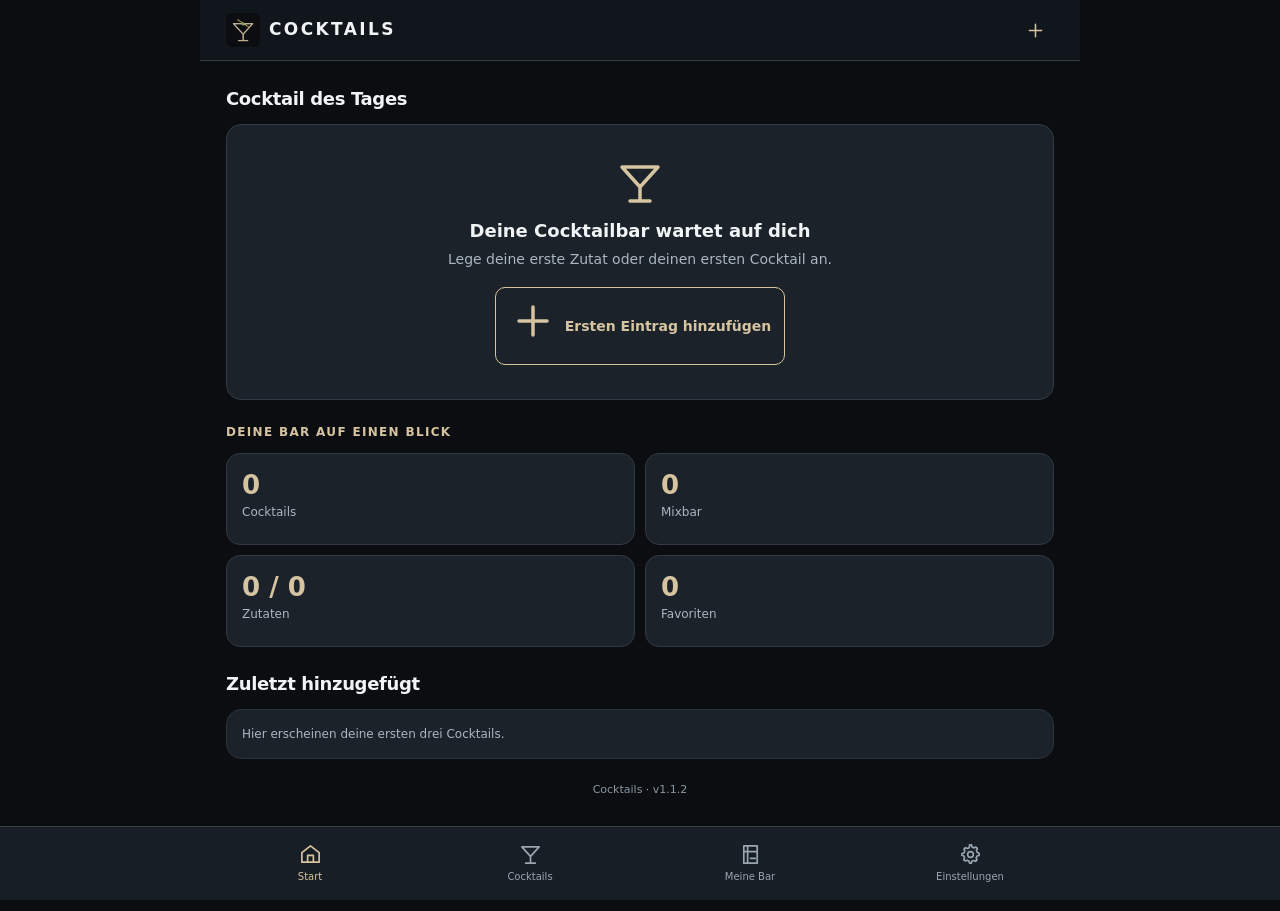
<file: index.html>
<!doctype html><html lang="de"><head>
<meta charset="utf-8"><meta name="viewport" content="width=device-width,initial-scale=1,viewport-fit=cover"><meta name="theme-color" content="#0B0D11">
<meta name="description" content="Cocktails – persönliche Cocktailbar und digitale Cocktailkarte">
<title>Cocktails</title><link rel="manifest" href="manifest.webmanifest"><link rel="icon" href="icon-192.png" type="image/png"><link rel="stylesheet" href="styles.css">
</head><body><div id="app"><div class="splash"><img src="icon-192.png" alt=""><span>COCKTAILS</span></div></div>
<input type="file" id="photo-file" accept="image/*" hidden>
<script src="qr.js" defer></script><script src="cloud.js" defer></script><script src="zip.js" defer></script><script src="app.js" defer></script></body></html>
</file>
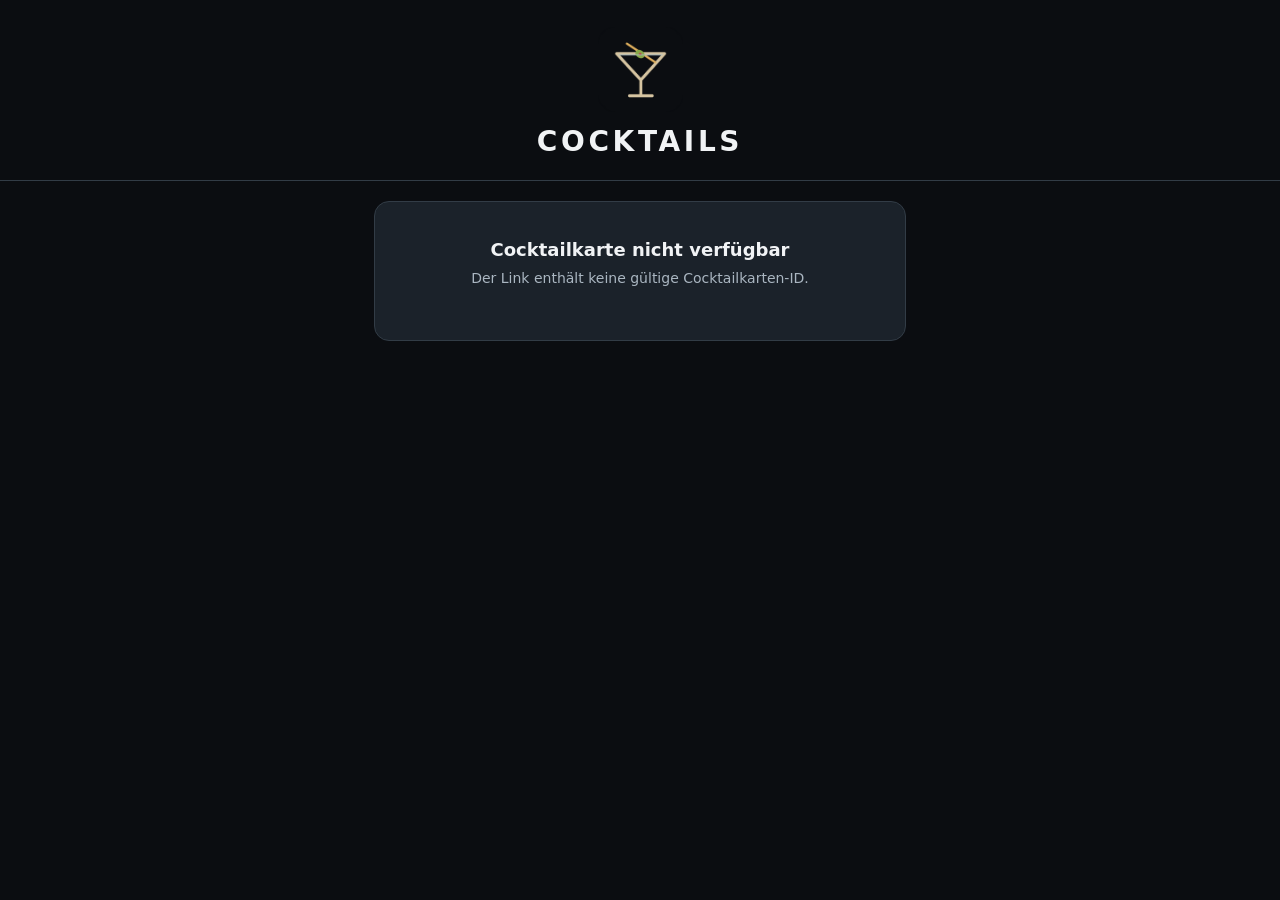
<file: karte.html>
<!doctype html><html lang="de"><head><meta charset="utf-8"><meta name="viewport" content="width=device-width,initial-scale=1,viewport-fit=cover"><meta name="theme-color" content="#0B0D11"><meta name="description" content="Deine Cocktailkarte"><title>Cocktailkarte – Cocktails</title><link rel="icon" href="icon-192.png"><link rel="stylesheet" href="styles.css"></head><body class="guest-body"><main id="guest"><div class="guest-loading"><img width="65" height="65" src="icon-192.png" alt=""><p>Cocktailkarte wird geladen …</p></div></main><script src="guest.js" defer></script></body></html>
</file>
<file: styles.css>
:root{--bg:#0b0d11;--panel:#1b222a;--panel2:#252e37;--panel3:#121820;--line:#323c46;--soft:#aab6c1;--text:#f1f3f5;--gold:#d6c4a1;--good:#65c18c;--warn:#e1b05e;--bad:#d95b5b;--accent:#d6c4a1;--bottom:74px;font-family:Inter,system-ui,-apple-system,"Segoe UI",Roboto,Arial,sans-serif;color-scheme:dark}
*{box-sizing:border-box}html{background:var(--bg);scroll-behavior:auto}body{margin:0;background:var(--bg);color:var(--text);font-size:14px;line-height:1.5;min-height:100vh}button,input,textarea,select{font:inherit}button{cursor:pointer}button:disabled{opacity:.42;cursor:not-allowed}button:focus-visible,a:focus-visible,input:focus-visible,select:focus-visible,textarea:focus-visible{outline:2px solid var(--gold);outline-offset:2px}a{color:var(--gold)}.app{max-width:880px;margin:auto;min-height:100vh;padding-bottom:calc(var(--bottom) + env(safe-area-inset-bottom) + 14px)}.app.subpage{padding-bottom:28px}.app.has-footer{padding-bottom:calc(126px + env(safe-area-inset-bottom))} .splash{min-height:80vh;display:flex;flex-direction:column;align-items:center;justify-content:center;gap:10px;letter-spacing:.22em;color:var(--gold);font-weight:750}.splash img{width:110px}.topbar{position:sticky;top:0;z-index:20;background:rgba(18,23,29,.97);backdrop-filter:blur(14px);border-bottom:1px solid var(--line);height:61px;display:flex;align-items:center;justify-content:space-between;padding:0 14px;gap:8px}.brand{font-weight:800;letter-spacing:.14em;font-size:17px;display:flex;align-items:center;gap:9px}.brand img{width:34px;height:34px}.top-title{font-weight:720;font-size:17px;white-space:nowrap;text-overflow:ellipsis;overflow:hidden}.top-actions{display:flex;align-items:center;gap:3px}.ico-btn{border:0;background:transparent;color:var(--gold);width:38px;height:38px;border-radius:10px;display:inline-flex;align-items:center;justify-content:center;flex-shrink:0}.ico-btn:hover,.ico-btn.active{background:#313a41}.ico-btn svg,.svg-icon{width:19px;height:19px;display:inline-block;vertical-align:middle;stroke:currentColor;stroke-width:1.75;stroke-linecap:round;stroke-linejoin:round;fill:none}.ico-btn svg{width:21px;height:21px}.page{padding:18px 15px 25px}.section{margin-bottom:23px}.section-title{font-size:12px;font-weight:790;letter-spacing:.11em;text-transform:uppercase;color:var(--gold);margin:0 0 12px}.section-head{display:flex;align-items:center;justify-content:space-between;gap:10px;margin-bottom:12px}.section-head h2{margin:0;font-size:18px;letter-spacing:-.02em}.muted{color:var(--soft)}.small{font-size:12px}.tiny{font-size:11px}.eyebrow{letter-spacing:.1em;font-size:11px;text-transform:uppercase;color:var(--gold);font-weight:750}.panel{background:var(--panel);border:1px solid #28323b;border-radius:15px;padding:15px}.row{display:flex;align-items:center;gap:10px}.between{justify-content:space-between}.grow{flex:1;min-width:0}.stack{display:flex;flex-direction:column;gap:10px}.wrap{flex-wrap:wrap}.btn{border:1px solid var(--line);border-radius:10px;min-height:39px;padding:9px 13px;color:var(--text);background:var(--panel2);display:inline-flex;align-items:center;justify-content:center;gap:8px;text-align:center;white-space:normal;font-weight:600}.btn svg{width:17px;height:17px}.btn.primary{background:var(--gold);color:#111821;border-color:var(--gold)}.btn.outline{color:var(--gold);background:transparent;border-color:var(--gold)}.btn.ghost{background:transparent;border-color:transparent;color:var(--soft)}.btn.danger{background:#332329;border-color:#67434a;color:#ffb8b8}.btn.sm{min-height:33px;padding:5px 10px;font-size:12px}.btn.wide{width:100%}.btn.pill{border-radius:999px}.btn.active{background:var(--gold);color:#10161d;border-color:var(--gold)}.btn.chip{border-radius:999px;min-height:30px;font-size:12px;padding:5px 11px}.link-button{border:0;background:transparent;color:var(--gold);padding:4px 0;font-weight:650;font-size:13px}.empty{text-align:center;padding:34px 18px;background:var(--panel);border:1px solid var(--line);border-radius:15px}.empty svg{width:48px;height:48px;color:var(--gold);margin-bottom:10px}.empty h3{font-size:18px;margin:0 0 5px}.empty p{color:var(--soft);margin:0 0 17px}.stats{display:grid;grid-template-columns:repeat(2,minmax(0,1fr));gap:10px}.stat{padding:15px;border:1px solid #303945;border-radius:14px;background:var(--panel);display:flex;flex-direction:column;align-items:flex-start;min-height:92px;cursor:pointer}.stat b{font-size:26px;color:var(--gold);font-weight:760;line-height:1.3}.stat span{color:var(--soft);font-size:12px}.hero{display:grid;grid-template-columns:39% 1fr;gap:14px;align-items:center;cursor:pointer}.hero .photo{aspect-ratio:1}.hero h2{font-size:25px;line-height:1.1;margin:4px 0}.hero .category-name{font-size:11px;letter-spacing:.1em}.photo{width:100%;aspect-ratio:1;border-radius:10px;background:linear-gradient(145deg,#2a333c,#151b23);overflow:hidden;display:flex;align-items:center;justify-content:center;position:relative}.photo img{width:100%;height:100%;object-fit:cover}.monogram{font-size:42px;font-weight:790;line-height:1;color:var(--accent);text-transform:uppercase;letter-spacing:-.04em}.photo.sm .monogram{font-size:22px}.photo.sm{width:46px;height:46px;flex:none}.photo.round{border-radius:14px}.photo.placeholder{border:1px solid #35414b}.recent-grid{display:grid;grid-template-columns:repeat(3,minmax(0,1fr));gap:10px}.recent-item{min-width:0;cursor:pointer}.recent-item .name{font-size:12px;margin:6px 0 3px;font-weight:680;white-space:nowrap;overflow:hidden;text-overflow:ellipsis}.recent-item .underline{height:2px;width:100%;border-radius:4px}.grid-drinks{display:grid;grid-template-columns:repeat(2,minmax(0,1fr));gap:12px}.drink-card{background:var(--panel);border:1px solid #28323b;border-radius:13px;overflow:hidden;min-width:0}.drink-card .photo{border-radius:0}.drink-card-content{padding:10px;min-width:0}.drink-card h3{font-size:14px;margin:0 0 5px;overflow:hidden;text-overflow:ellipsis;white-space:nowrap}.drink-card .status{font-size:11px;line-height:1.2}.card-top{position:relative}.card-heart{position:absolute;top:6px;right:6px;width:32px;height:32px;border-radius:10px;display:flex;align-items:center;justify-content:center;background:rgba(11,13,17,.73);border:1px solid #ffffff1e;color:var(--gold)}.drink-list{display:grid;gap:9px}.drink-list .drink-card{display:flex;align-items:center}.drink-list .photo{width:76px;height:76px;flex:none}.drink-list .drink-card-content{flex:1}.drink-list .card-heart{position:static;margin-right:8px}.drink-list .card-top{flex:none}.filter-controls{display:flex;flex-direction:column;gap:10px;margin-bottom:17px}.filter-row{display:flex;gap:8px;align-items:center;flex-wrap:wrap}.search-box{width:100%;background:var(--panel);border:1px solid var(--line);border-radius:10px;padding:9px 12px;color:var(--text);min-height:43px}.form-control{width:100%;background:#111821;border:1px solid #414b55;border-radius:9px;color:var(--text);padding:10px 11px;min-height:42px;outline:0}.form-control:focus{border-color:var(--gold)}.form-control.error{border-color:var(--bad)}textarea.form-control{resize:vertical;min-height:86px}select.form-control{appearance:none;background-image:url('data:image/svg+xml,%3Csvg xmlns="http://www.w3.org/2000/svg" width="14" height="14" fill="none" stroke="%23aab6c1" stroke-width="2"%3E%3Cpath d="m3 5 4 4 4-4"/%3E%3C/svg%3E');background-repeat:no-repeat;background-position:right 10px center;padding-right:27px}.field{display:flex;flex-direction:column;gap:5px}.field label,.label{font-size:12px;color:#c0c9d0}.error-text{font-size:11px;color:#f19b9b}.hint{font-size:11px;color:var(--soft)}.form-grid{display:grid;grid-template-columns:repeat(2,minmax(0,1fr));gap:10px}.form-section{background:var(--panel);border:1px solid #303a44;border-radius:13px;overflow:hidden;margin-bottom:10px}.section-toggle{width:100%;display:flex;align-items:center;text-align:left;gap:9px;background:transparent;border:0;color:var(--text);padding:14px;min-height:48px}.form-section .inner{padding:1px 13px 15px;display:flex;flex-direction:column;gap:13px}.section-toggle .nr{color:var(--gold);font-size:11px;letter-spacing:.04em}.section-toggle strong{flex:1}.section-toggle .progress{color:var(--good)}.category-tiles{display:grid;grid-template-columns:repeat(2,minmax(0,1fr));gap:7px}.category-tile{border:1px solid var(--tile);background:transparent;border-radius:10px;padding:10px 6px;color:var(--text);font-size:11px;min-height:49px;font-weight:650}.category-tile.selected{background:color-mix(in srgb,var(--tile) 18%,transparent);box-shadow:inset 0 0 0 1px var(--tile)}.tag-grid{display:flex;gap:7px;flex-wrap:wrap}.tile{border:1px solid #48535e;background:#131a20;border-radius:10px;padding:9px 10px;color:var(--soft);font-size:12px;min-height:36px}.tile.selected{color:var(--gold);border-color:var(--gold);background:#34322d}.glass-grid{display:grid;grid-template-columns:repeat(5,minmax(0,1fr));gap:6px}.glass-tile{border:1px solid #444d57;background:#141a21;border-radius:8px;color:var(--soft);padding:8px 2px;min-height:69px;display:flex;align-items:center;justify-content:center;flex-direction:column;gap:4px;font-size:9px;line-height:1.2;text-align:center}.glass-tile svg{width:26px;height:31px;stroke:var(--accent);fill:none;stroke-width:1.7;stroke-linecap:round;stroke-linejoin:round}.glass-tile.selected{color:var(--gold);border-color:var(--gold);background:#302f2b}.taste-grid{display:flex;flex-direction:column;gap:13px}.taste-row{display:grid;grid-template-columns:112px 1fr;gap:8px;align-items:center}.taste-label{font-size:12px;color:#d5dbe0}.taste-segments{display:flex;gap:3px;min-width:0}.seg{height:19px;min-width:0;flex:1;border-radius:3px;border:1px solid var(--taste);background:#121820;padding:0}.seg.selected{background:var(--taste)}.taste-bottom{grid-column:2;display:flex;align-items:center;justify-content:space-between;margin-top:-5px}.taste-value{color:var(--soft);font-size:11px}.tiny-action{font-size:11px;border:0;background:transparent;color:var(--gold);padding:1px 0}.entry{background:#121a22;border:1px solid #313d47;border-radius:11px;padding:11px;display:flex;flex-direction:column;gap:9px}.entry-top{display:flex;align-items:center;gap:8px}.entry-top b{font-size:13px;flex:1}.drag-buttons{display:flex;gap:2px}.drag-buttons .ico-btn{width:30px;height:30px;color:#9fb0be}.qty-row{display:flex;align-items:flex-end;gap:8px}.qty-row .field{flex:1}.qty-row .field.unit{flex:0 0 104px}.editor-footer,.picker-footer{position:fixed;bottom:0;left:0;right:0;z-index:25;background:rgba(27,34,42,.97);backdrop-filter:blur(10px);border-top:1px solid #3a444d;padding:10px max(13px,calc((100vw - 860px)/2 + 13px)) calc(10px + env(safe-area-inset-bottom));display:flex;flex-direction:column;gap:7px}.editor-footer .save-state,.picker-footer .save-state{display:flex;align-items:center;gap:6px;font-size:11px;color:var(--soft)}.bottom-nav{position:fixed;bottom:0;left:0;right:0;z-index:25;height:calc(var(--bottom) + env(safe-area-inset-bottom));background:#171e26;border-top:1px solid #36414a;display:flex;justify-content:center;padding-bottom:env(safe-area-inset-bottom)}.bottom-nav .nav-inner{width:min(880px,100%);display:grid;grid-template-columns:repeat(4,minmax(0,1fr))}.nav-item{border:0;background:transparent;color:#99a5b0;display:flex;flex-direction:column;align-items:center;justify-content:center;gap:3px;font-size:10px}.nav-item.selected{color:var(--gold)}.nav-item .svg-icon{width:23px;height:23px}.tabrow{display:flex;gap:5px;background:#202831;padding:4px;border-radius:11px}.tabbtn{flex:1;background:transparent;border:0;border-radius:8px;color:#9babb6;padding:10px 5px;font-size:12px}.tabbtn.active{background:#3b444c;color:var(--gold);font-weight:720}.picker-item{display:flex;align-items:center;gap:9px;border:1px solid #2d3944;border-radius:11px;background:var(--panel);padding:11px}.picker-item .name{flex:1;min-width:0}.picker-item .name b{display:block;font-size:13px}.stepper{display:flex;align-items:center;gap:8px}.stepper .btn{width:34px;min-height:34px;padding:0}.stepper strong{min-width:15px;text-align:center}.detail-top{display:flex;gap:9px;margin-bottom:13px}.detail-top .photo{flex:1;min-width:0}.stamps{width:24%;min-width:92px;display:flex;flex-direction:column;justify-content:center;gap:8px}.stamp{border:1px solid var(--accent);border-radius:10px;padding:8px 4px;color:var(--accent);display:flex;flex:1;flex-direction:column;align-items:center;justify-content:center;min-height:75px;gap:5px;text-align:center}.stamp .svg-icon{width:34px;height:34px}.stamp span{font-size:9px;letter-spacing:.04em;text-transform:uppercase;font-weight:700;white-space:nowrap}.detail-name{font-size:29px;line-height:1.1;letter-spacing:-.02em;margin:10px 0 8px}.badge-list{display:flex;gap:6px;flex-wrap:wrap}.badge-base{border:1px solid var(--accent);color:var(--accent);border-radius:20px;font-size:10px;padding:3px 8px;font-weight:640}.status{display:inline-flex;align-items:center;gap:5px;font-weight:650}.status.good{color:var(--good)}.status.warn{color:var(--warn)}.status.bad{color:var(--bad)}.ingredient-line{background:var(--panel);border-radius:10px;padding:10px 12px;margin-bottom:7px;display:flex;flex-direction:column;gap:6px}.ingredient-main{display:flex;align-items:center;gap:8px}.ingredient-main .amount{margin-left:auto;font-weight:680;white-space:nowrap}.ingredient-notice{font-size:11px;margin-left:27px;color:#abb6bf}.ingredient-notice.bad{color:#e58f8f}.ingredient-notice.warn{color:var(--warn)}.ingredient-notice.good{color:var(--good)}.substitute-select{background:#141b22;border:1px solid #62615a;border-radius:8px;color:var(--text);padding:7px 9px;width:100%;font-size:12px}.steps-list{display:flex;flex-direction:column;gap:9px}.step{display:flex;align-items:flex-start;gap:12px;background:var(--panel);padding:12px;border-radius:11px}.step .nr{border:1px solid var(--accent);border-radius:6px;color:var(--accent);min-width:35px;text-align:center;padding:4px;font-size:11px}.accord{margin-bottom:9px;border-radius:12px;border:1px solid var(--line);background:var(--panel);overflow:hidden}.accord-h{width:100%;padding:13px;background:transparent;color:var(--text);border:0;display:flex;align-items:center;gap:9px;text-align:left}.accord-h strong{flex:1}.accord-list{padding:0 8px 8px}.ingredient-list-row{display:flex;align-items:center;gap:10px;padding:8px 3px;border-top:1px solid #2e3a43}.ingredient-list-row .ingredient-name{flex:1;text-align:left;background:transparent;border:0;color:var(--text);padding:0;min-width:0;font-weight:570}.stock-switch{width:44px;height:27px;border-radius:20px;border:1px solid #53606b;background:#39424b;padding:3px;flex:none;display:flex;align-items:center;transition:background .15s}.stock-switch.on{background:#296244;border-color:#41865f;justify-content:flex-end}.stock-switch .knob{width:19px;height:19px;border-radius:50%;background:#dce5e8}.modal-scrim{position:fixed;inset:0;background:#000b;z-index:45;display:flex;align-items:flex-end;justify-content:center;padding:15px}.modal{background:#202830;border:1px solid #4b555e;border-radius:17px;padding:18px;width:min(500px,100%);max-height:85dvh;overflow-y:auto;box-shadow:0 15px 80px #0008}.modal h3{font-size:19px;margin:0 0 8px}.modal p{color:var(--soft);margin:0 0 18px}.modal-actions{display:flex;flex-direction:column;gap:8px}.toast{position:fixed;bottom:calc(var(--bottom) + env(safe-area-inset-bottom) + 15px);left:50%;transform:translateX(-50%);z-index:65;background:#e8dfcd;color:#172027;border-radius:10px;padding:11px 15px;box-shadow:0 6px 30px #0009;max-width:calc(100vw - 20px);min-width:200px;display:flex;gap:12px;align-items:center;font-size:13px}.toast button{border:0;background:transparent;color:#385e72;font-weight:800}.footer-caption{margin-top:22px;text-align:center;color:#8998a4;font-size:11px}.warning-box{padding:12px;border:1px solid #645037;border-radius:10px;background:#352b24;color:#efd3a3;font-size:12px}.ok-box{padding:11px;border:1px solid #3b7256;border-radius:10px;background:#1e362a;color:#a9dfc2;font-size:12px}.divider{height:1px;background:var(--line);margin:8px 0}.photo-pick{position:relative;display:block;max-width:260px;cursor:pointer}.photo-pick .photo{aspect-ratio:1}.photo-pick .overlay{position:absolute;bottom:6px;right:6px;border-radius:7px;background:#111c;font-size:11px;padding:6px 9px}.select-box{padding:8px;border:1px solid var(--line);border-radius:10px;background:var(--panel)}.check-line{display:flex;gap:10px;align-items:center;padding:7px 0;color:var(--text)}.check-line input{accent-color:var(--gold);width:17px;height:17px}.guest-body{background:var(--bg)}.guest-hero{padding:27px 17px 17px;text-align:center;border-bottom:1px solid var(--line);margin-bottom:20px}.guest-hero img{width:85px}.guest-hero h1{font-size:28px;letter-spacing:.13em;margin:3px 0 0}.guest-hero p{color:var(--soft);margin:5px 0}.guest-wrap{max-width:560px;margin:auto;padding:0 14px 30px}.guest-grid{display:grid;grid-template-columns:minmax(0,1fr);gap:13px}.guest-card{border:1px solid #35404a;background:var(--panel);border-radius:14px;overflow:hidden}.guest-card .photo{border-radius:0}.guest-card-body{padding:12px}.guest-card h2{font-size:18px;margin:3px 0 3px;line-height:1.2}.guest-card .category-name{font-size:10px;font-weight:780;letter-spacing:.09em}.guest-card .small{font-size:11px}.guest-loading{padding:100px 20px;text-align:center;color:var(--soft)}.guest-loading img{display:block;margin:auto}.qr-output{background:#fff;border-radius:12px;padding:14px;width:fit-content;margin:10px auto;max-width:100%}.qr-output svg{width:min(260px,65vw);height:auto;display:block}.large-image{position:fixed;inset:0;z-index:60;background:#020304f2;display:flex;align-items:center;justify-content:center;touch-action:none}.large-image img{max-width:100%;max-height:100%;object-fit:contain;transform:translate(var(--pan-x,0px),var(--pan-y,0px)) scale(var(--zoom,1));touch-action:none}.crop-wrap{width:min(88vw,380px);height:min(88vw,380px);margin:auto;overflow:hidden;position:relative;background:#12161c;border:2px solid var(--gold);touch-action:none;cursor:grab}.crop-wrap img{position:absolute;max-width:none;user-select:none;pointer-events:none;transform-origin:top left}.crop-wrap:after{content:"";pointer-events:none;position:absolute;inset:0;border:1px solid #fff6}.inline-note{font-size:11px;line-height:1.35;color:var(--soft)}.hide{display:none!important}
@media(min-width:650px){.page{padding:24px 26px}.topbar{padding:0 26px}.grid-drinks{grid-template-columns:repeat(3,minmax(0,1fr))}.glass-grid{grid-template-columns:repeat(10,minmax(0,1fr))}.modal-scrim{align-items:center}.detail-name{font-size:35px}.detail-top{max-width:680px}}
@media(max-width:380px){.stepper{gap:4px}.stepper .btn{width:30px;min-height:30px}.taste-row{grid-template-columns:94px 1fr}.category-tile{font-size:10px}.glass-grid{grid-template-columns:repeat(5,minmax(0,1fr))}}

.drag-handle{cursor:grab;touch-action:none;padding:4px;color:#9eabb5;display:inline-flex;align-items:center}.drag-handle:active{cursor:grabbing;color:var(--gold)}

/* Cocktails v1.1.2: Kategorie-Schnellfilter und 0-von-5-Geschmackswerte */
.category-quickfilters{display:flex;gap:7px;align-items:center;overflow-x:auto;overscroll-behavior-x:contain;scrollbar-width:thin;padding:4px 0 10px;max-width:100%;-webkit-overflow-scrolling:touch}
.category-chip{flex:0 0 auto;white-space:nowrap;border:1px solid var(--cat-color,#707c87);border-radius:999px;padding:8px 11px;min-height:34px;background:#141b22;color:#d8dee3;font:inherit;font-size:11px;cursor:pointer}
.category-chip.selected{background:#333434;border-color:var(--cat-color,#D6C4A1);color:var(--cat-color,#D6C4A1);font-weight:750;box-shadow:inset 0 0 0 1px var(--cat-color,#D6C4A1)}
.category-chip:focus-visible,.taste-zero:focus-visible{outline:2px solid var(--gold);outline-offset:2px}
.guest-categories{margin-bottom:14px;padding-bottom:12px}
.guest-card[hidden],#guest-no-results[hidden]{display:none!important}
.guest-taste{margin-top:10px;font-size:11px;display:flex;flex-direction:column;gap:6px}
.guest-taste>b{font-size:12px;margin-bottom:2px}
.guest-taste-row{display:grid;grid-template-columns:88px minmax(0,1fr) 70px;align-items:center;gap:7px}
.guest-taste-label{color:#aab6c1}
.guest-taste-bars{display:flex;gap:3px;min-width:0}
.guest-taste-seg{height:7px;min-width:0;flex:1;background:#303942;border-radius:2px;border:1px solid var(--taste-color)}
.guest-taste-seg.filled{background:var(--taste-color)}
.guest-taste-value{font-size:10px;white-space:nowrap;text-align:right;color:#c4ced7}
.taste-actions{display:inline-flex;gap:12px;align-items:center}
.taste-zero{padding:3px 9px;border:1px solid var(--taste)!important;border-radius:6px;color:var(--taste);font-weight:700}
.taste-zero.current{background:var(--taste);color:#0b0d11}
@media(max-width:380px){.guest-taste-row{grid-template-columns:80px minmax(0,1fr) 66px;gap:4px}.guest-taste-label{font-size:10px}.category-chip{padding:7px 9px}}
</file>
